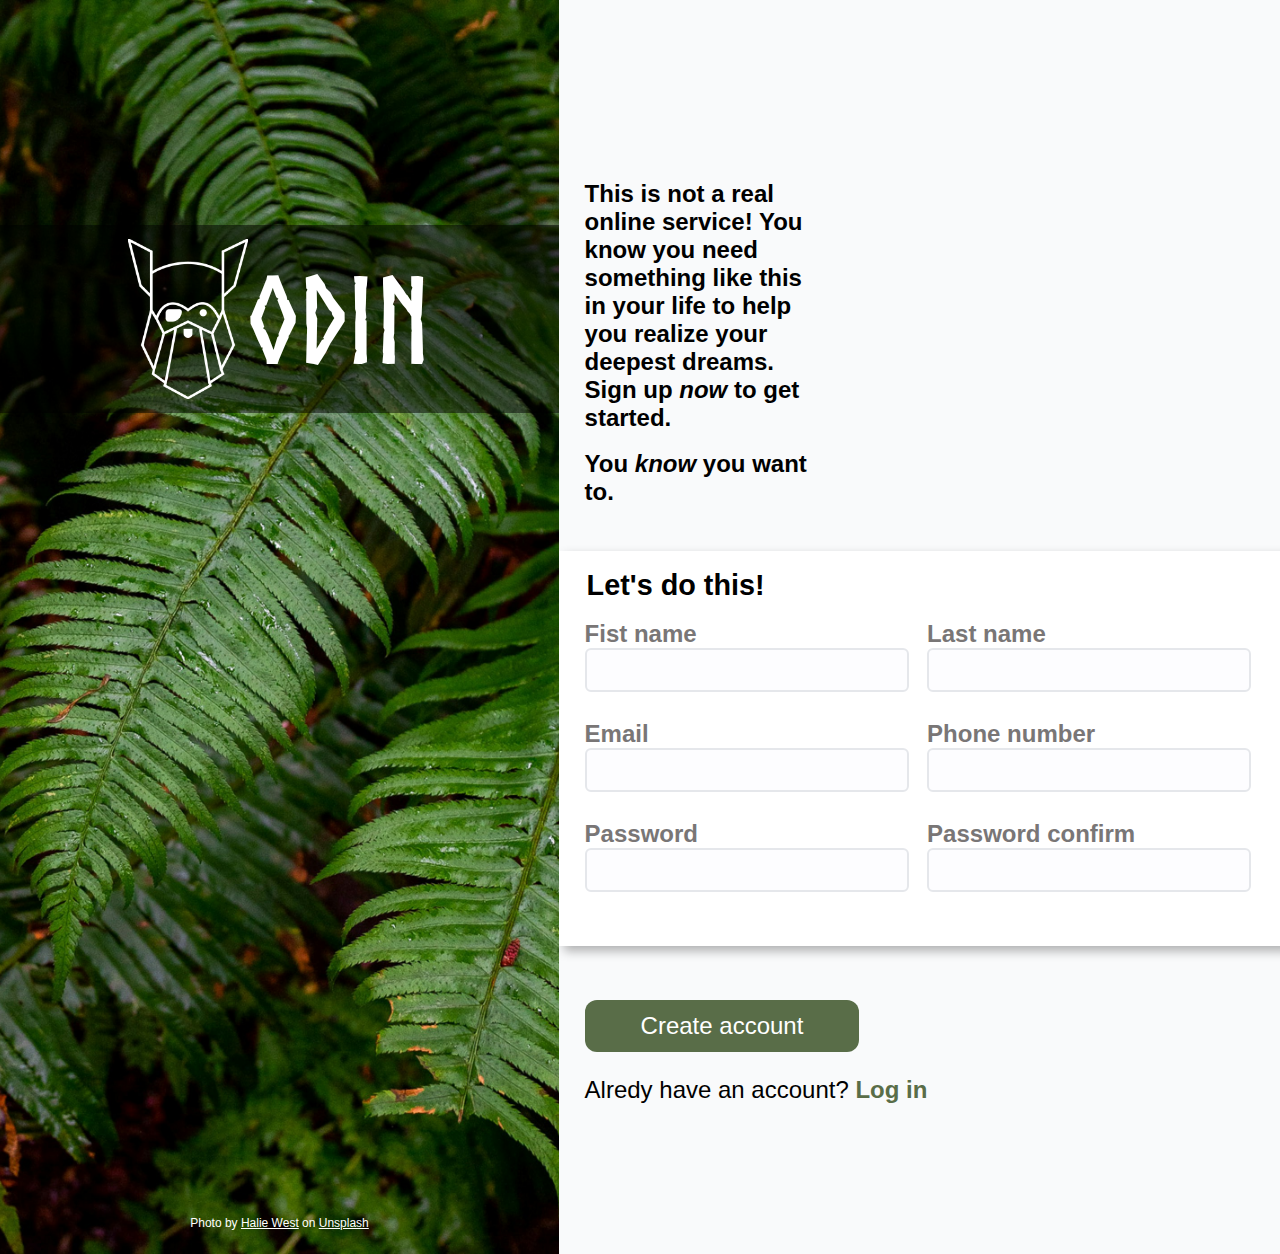
<file: index.html>
<!DOCTYPE html>
<html lang="en">
  <head>
    <meta charset="UTF-8" />
    <meta name="viewport" content="width=device-width, initial-scale=1.0" />
    <title>Sign-Up Form</title>
    <link rel="stylesheet" href="styles.css" />
  </head>
  <body>
    <div class="container">
      <aside class="signup-image">
        <div class="odin-logo">
          <img
            src="./images/odin-lined.png"
            alt="Odin logo"
          />
          Odin
        </div>
        <div class="caption">
          <p>
            Photo by
            <a
              href="https://unsplash.com/photos/green-leaf-plant-in-close-up-photography-25xggax4bSA"
              >Halie West</a
            >
            on <a href="https://unsplash.com/">Unsplash</a>
          </p>
        </div>
      </aside>
      <form action="" id="signup-form">
        <div class="hero">
          <p>
            This is not a real online service! You know you need something like
            this in your life to help you realize your deepest dreams.
            <br />Sign up <span>now</span> to get started.
          </p>
          <p>You <span>know</span> you want to.</p>
        </div>
        <fieldset>
          <legend>Let's do this!</legend>
          <div class="grid-container">
            <div class="form-item">
              <label for="first-name">Fist name</label>
              <input type="text" id="first-name" name="first-name" required />
              <div class="error"></div>
            </div>
            <div class="form-item">
              <label for="last-name">Last name</label>
              <input type="text" id="last-name" name="last-name" />
              <div class="error"></div>
            </div>
            <div class="form-item">
              <label for="email">Email</label>
              <input type="email" id="email" name="email" required/>
              <div class="error"></div>
            </div>
            <div class="form-item">
              <label for="phone">Phone number</label>
              <input type="tel" id="phone" name="phone" />
              <div class="error"></div>
            </div>
            <div class="form-item">
              <label for="password">Password</label>
              <input type="password" id="password" name="password" required />
              <div class="error"></div>
            </div>
            <div class="form-item">
              <label for="password-confirm">Password confirm</label>
              <input
                type="password"
                id="password-confirm"
                name="password-confirm"
                required
              />
              <div class="error"></div>
            </div>
          </div>
        </fieldset>
        <div class="footer">
          <button type="submit" id="submit-btn" form="signup-form">Create account</button>
          <p>Alredy have an account? <a href="">Log in</a></p>
        </footer>
      </form>
    </div>
    <script src="script.js"></script>
  </body>
</html>
</file>
<file: styles.css>
@font-face {
  font-family: 'Norse-Bold';
  src: url(./fonts/Norse-Bold.otf);
  font-weight: normal;
  font-style: normal;
}

:root {
  font-size: 24px;
  box-sizing: border-box;
}

body {
  font-family: 'Segoe UI', Roboto, Helvetica, Arial, sans-serif,
    'Apple Color Emoji', 'Segoe UI Emoji', 'Segoe UI Symbol';
  margin: 0;
  padding: 0;
  height: 100%;
  display: flex;
}

.container {
  display: flex;
  flex-direction: row;
  min-height: 100vh;
}

.signup-image {
  height: 100%;
  width: 45vw;
  display: flex;
  flex-direction: column;
  justify-content: space-between;
  background-image: url(./images/halie-west-25xggax4bSA-unsplash.jpg);
  background-size: cover;
  background-position: center;
}

.odin-logo {
  display: flex;
  justify-content: center;
  align-items: center;
  background-color: rgba(0, 0, 0, 0.5);
  margin-top: 25vh;
  color: #ffffff;
  font-family: 'Norse-Bold';
  font-size: 5rem;
  padding: 14px 10vw;
}

.odin-logo img {
  width: 5rem;
}

.caption {
  font-size: 0.5rem;
  text-align: center;
  color: #ffffff;
  margin-bottom: 12px;
}

.caption a {
  color: #ffffff;
}

form {
  display: flex;
  flex-direction: column;
  justify-content: space-between;
  height: 100%;
  background-color: #f9fafb;
}

.hero {
  font-weight: bold;
  display: flex;
  flex-direction: column;
  align-self: flex-start;
  margin-top: 18vh;
  margin-right: 10vw;
  margin-left: 2vw;
  margin-bottom: 5vh;
  padding-right: 15vw;
}

.hero > p {
  margin: 0px;
  padding-top: 2vh;
  padding-right: 12vw;
}

.hero span {
  font-style: italic;
}

fieldset {
  box-shadow: 5px 5px 10px rgba(0, 0, 0, 0.3);
  border: none;
  position: relative;
  margin: 0;
  padding: 2vh 2vw 4vh 2vw;
  background-color: #ffffff;
}

legend {
  font-size: 1.2rem;
  font-weight: bold;
  margin-bottom: 2vh;
  float: left;
  width: 100%;
}

.grid-container {
  display: grid;
  grid-template-columns: repeat(2, 1fr);
  gap: 10px;
  clear: both;
}

.form-item {
  display: flex;
  flex-direction: column;
  margin-bottom: 2vh;
}

label {
  font-weight: bold;
  color: #797676;
}

input {
  width: 12rem;
  height: 1rem;
  font-size: 1rem;
  padding: 8px 16px;
  border: 2px solid #e5e7eb;
  border-radius: 6px;
  background-color: #fdfdff;
}

input:focus {
  border: none;
  outline: 2px solid #6081e0;
  box-shadow: 2px 2px 5px rgba(0, 0, 0, 0.3);
}

.invalid {
  border: none;
  outline: 2px solid #b91c1c;
  box-shadow: 2px 2px 5px rgba(0, 0, 0, 0.3);
}

input:invalid:focus {
  border: none;
  outline: 2px solid #b91c1c;
  box-shadow: 2px 2px 5px rgba(0, 0, 0, 0.3);
}

.footer {
  margin-left: 2vw;
  margin-bottom: 14vh;
}

.footer > button {
  margin-top: 6vh;
  background-color: #596d48;
  border: none;
  border-radius: 12px;
  color: #ffffff;
  font-size: 1rem;
  padding: 12px 56px;
}

.footer a {
  text-decoration: none;
  color: #596d48;
  font-weight: bold;
}
</file>
